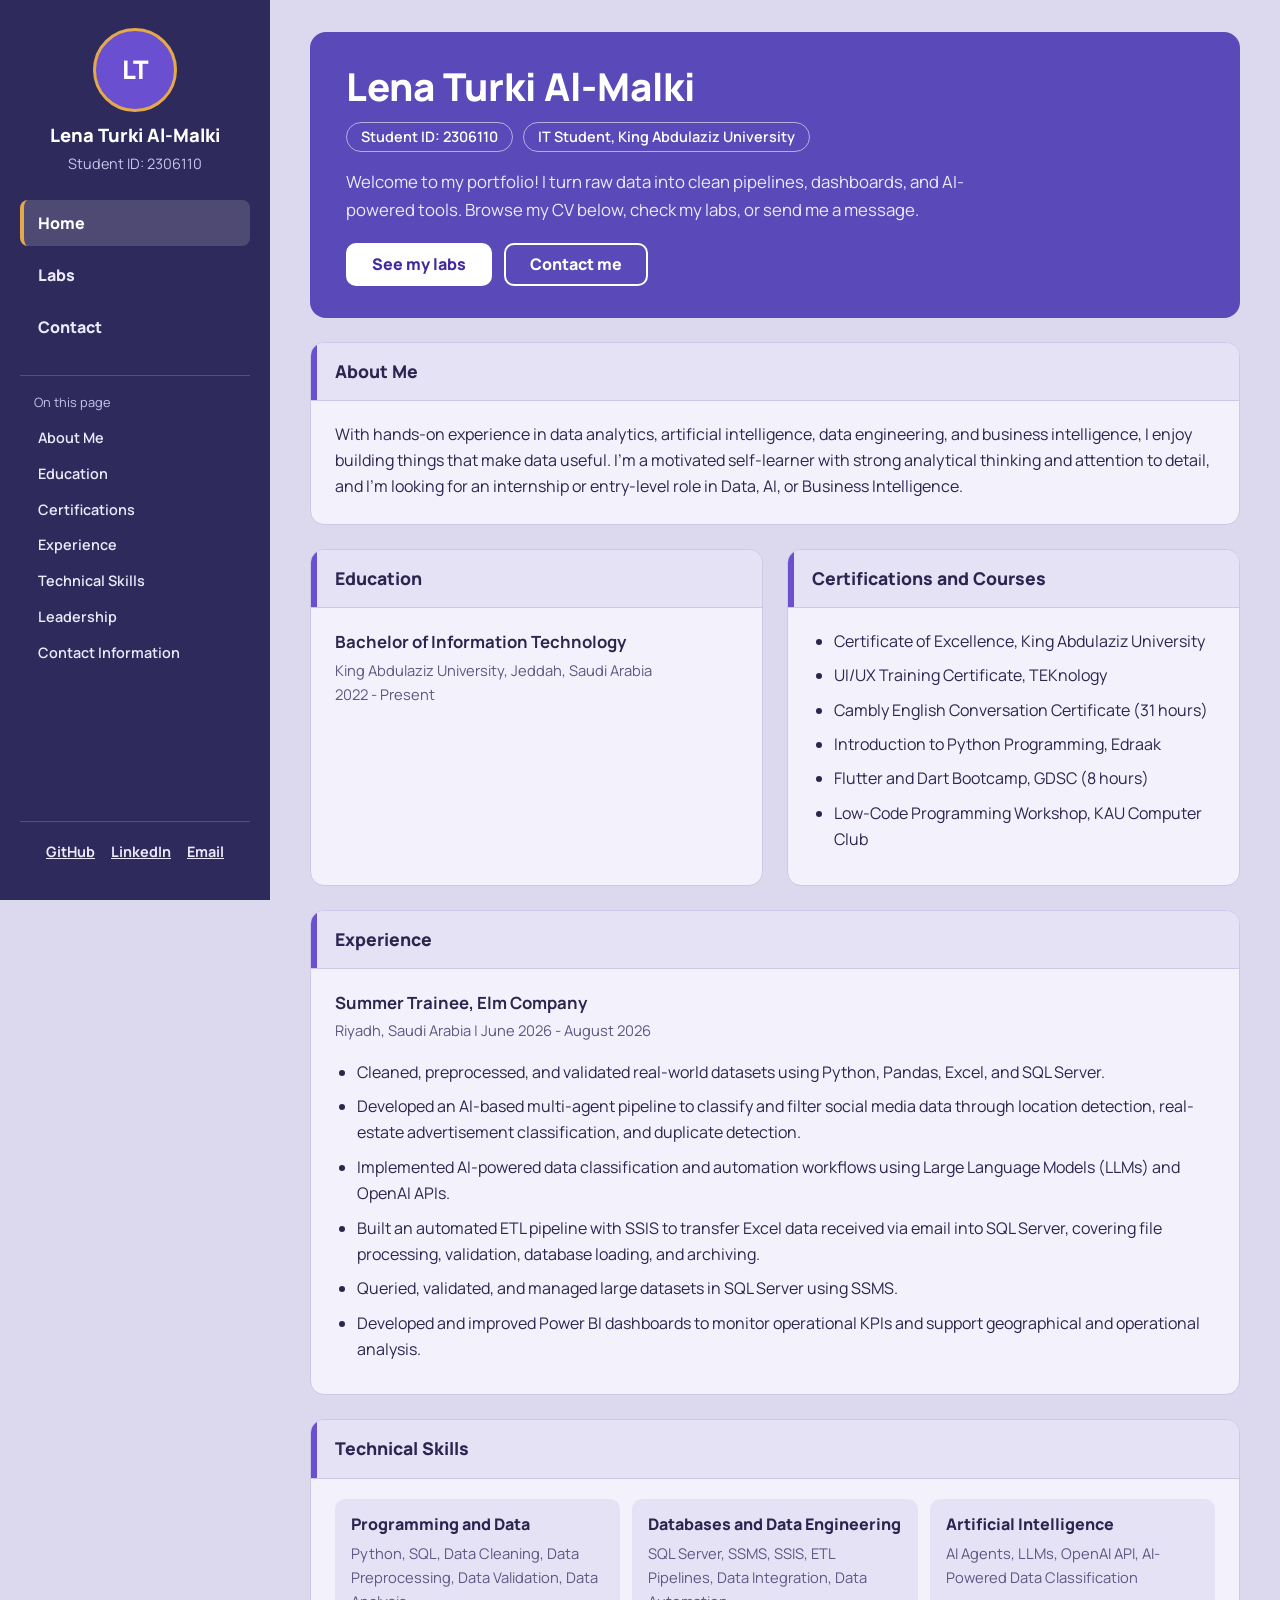
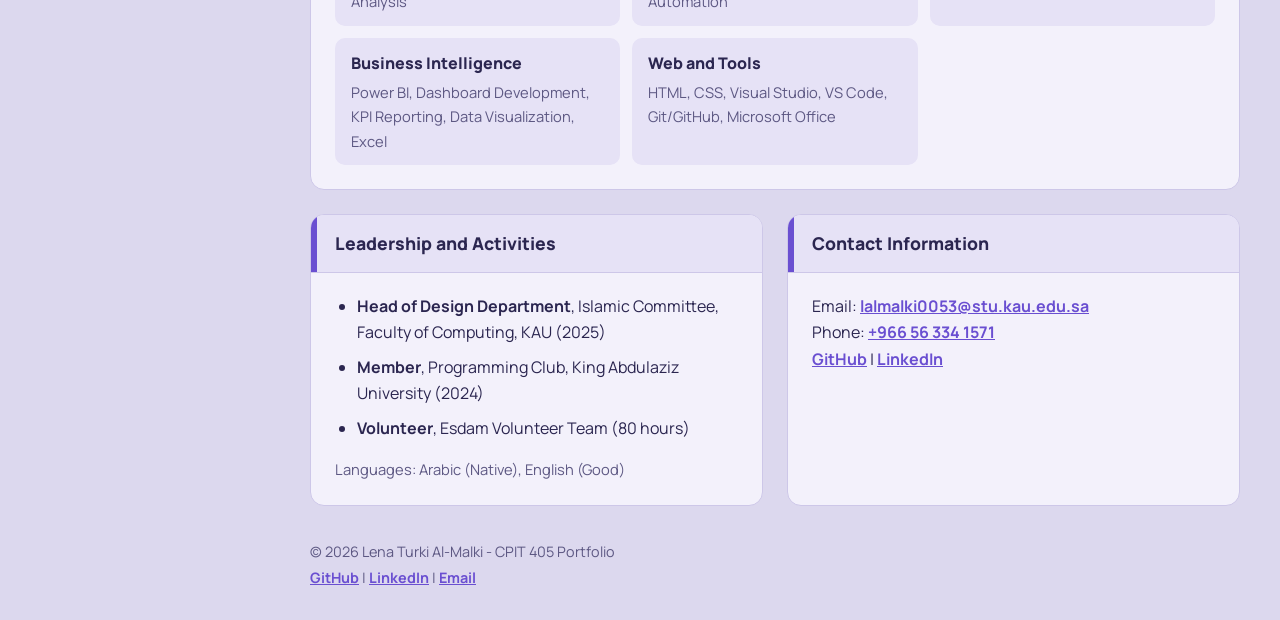
<file: index.html>
<!DOCTYPE html>
<html lang="en">
<head>
  <meta charset="utf-8" />
  <meta name="viewport" content="width=device-width, initial-scale=1" />
  <meta name="description" content="Portfolio of Lena Turki Al-Malki, IT student at King Abdulaziz University" />
  <title>Home - Lena Turki Al-Malki</title>
  <link rel="preconnect" href="https://fonts.googleapis.com">
  <link rel="preconnect" href="https://fonts.gstatic.com" crossorigin>
  <link rel="stylesheet" href="https://fonts.googleapis.com/css2?family=Manrope:wght@400;600;800&display=swap">
  <link rel="stylesheet" href="style.css">
</head>
<body>

  <header>
    <div class="profile">
      <div class="avatar" aria-hidden="true">LT</div>
      <p class="brand">Lena Turki Al-Malki</p>
      <p class="sid">Student ID: 2306110</p>
    </div>
    <nav aria-label="Main">
      <a href="index.html" aria-current="page">Home</a>
      <a href="labs.html">Labs</a>
      <a href="contact.html">Contact</a>
    </nav>
    <nav class="subnav" aria-label="On this page">
      <p>On this page</p>
      <a href="#about">About Me</a>
      <a href="#education">Education</a>
      <a href="#certifications">Certifications</a>
      <a href="#experience">Experience</a>
      <a href="#skills">Technical Skills</a>
      <a href="#leadership">Leadership</a>
      <a href="#contact-info">Contact Information</a>
    </nav>
    <ul class="side-links">
      <li><a href="https://github.com/ltmu4" target="_blank" rel="noopener">GitHub</a></li>
      <li><a href="https://www.linkedin.com/in/lena-almalki-314a983ba" target="_blank" rel="noopener">LinkedIn</a></li>
      <li><a href="mailto:lalmalki0053@stu.kau.edu.sa">Email</a></li>
    </ul>
  </header>

  <main>
    <section class="hero">
      <h1>Lena Turki Al-Malki</h1>
      <p class="tags">
        <span>Student ID: 2306110</span>
        <span>IT Student, King Abdulaziz University</span>
      </p>
      <p class="lead">Welcome to my portfolio! I turn raw data into clean pipelines, dashboards, and AI-powered tools. Browse my CV below, check my labs, or send me a message.</p>
      <p class="actions">
        <a class="btn" href="labs.html">See my labs</a>
        <a class="btn ghost" href="contact.html">Contact me</a>
      </p>
    </section>


    <div class="content">
      <section class="card wide" id="about">
        <h2>About Me</h2>
        <p>With hands-on experience in data analytics, artificial intelligence, data engineering, and business intelligence, I enjoy building things that make data useful. I'm a motivated self-learner with strong analytical thinking and attention to detail, and I'm looking for an internship or entry-level role in Data, AI, or Business Intelligence.</p>
      </section>

      <section class="card" id="education">
        <h2>Education</h2>
        <h3>Bachelor of Information Technology</h3>
        <p class="meta">King Abdulaziz University, Jeddah, Saudi Arabia<br>2022 - Present</p>
      </section>

      <section class="card" id="certifications">
        <h2>Certifications and Courses</h2>
        <ul>
          <li>Certificate of Excellence, King Abdulaziz University</li>
          <li>UI/UX Training Certificate, TEKnology</li>
          <li>Cambly English Conversation Certificate (31 hours)</li>
          <li>Introduction to Python Programming, Edraak</li>
          <li>Flutter and Dart Bootcamp, GDSC (8 hours)</li>
          <li>Low-Code Programming Workshop, KAU Computer Club</li>
        </ul>
      </section>

      <section class="card wide" id="experience">
        <h2>Experience</h2>
        <h3>Summer Trainee, Elm Company</h3>
        <p class="meta">Riyadh, Saudi Arabia | June 2026 - August 2026</p>
        <ul>
          <li>Cleaned, preprocessed, and validated real-world datasets using Python, Pandas, Excel, and SQL Server.</li>
          <li>Developed an AI-based multi-agent pipeline to classify and filter social media data through location detection, real-estate advertisement classification, and duplicate detection.</li>
          <li>Implemented AI-powered data classification and automation workflows using Large Language Models (LLMs) and OpenAI APIs.</li>
          <li>Built an automated ETL pipeline with SSIS to transfer Excel data received via email into SQL Server, covering file processing, validation, database loading, and archiving.</li>
          <li>Queried, validated, and managed large datasets in SQL Server using SSMS.</li>
          <li>Developed and improved Power BI dashboards to monitor operational KPIs and support geographical and operational analysis.</li>
        </ul>
      </section>

      <section class="card wide" id="skills">
        <h2>Technical Skills</h2>
        <dl class="skills">
          <div>
            <dt>Programming and Data</dt>
            <dd>Python, SQL, Data Cleaning, Data Preprocessing, Data Validation, Data Analysis</dd>
          </div>
          <div>
            <dt>Databases and Data Engineering</dt>
            <dd>SQL Server, SSMS, SSIS, ETL Pipelines, Data Integration, Data Automation</dd>
          </div>
          <div>
            <dt>Artificial Intelligence</dt>
            <dd>AI Agents, LLMs, OpenAI API, AI-Powered Data Classification</dd>
          </div>
          <div>
            <dt>Business Intelligence</dt>
            <dd>Power BI, Dashboard Development, KPI Reporting, Data Visualization, Excel</dd>
          </div>
          <div>
            <dt>Web and Tools</dt>
            <dd>HTML, CSS, Visual Studio, VS Code, Git/GitHub, Microsoft Office</dd>
          </div>
        </dl>
      </section>

      <section class="card" id="leadership">
        <h2>Leadership and Activities</h2>
        <ul>
          <li><strong>Head of Design Department</strong>, Islamic Committee, Faculty of Computing, KAU (2025)</li>
          <li><strong>Member</strong>, Programming Club, King Abdulaziz University (2024)</li>
          <li><strong>Volunteer</strong>, Esdam Volunteer Team (80 hours)</li>
        </ul>
        <p class="meta">Languages: Arabic (Native), English (Good)</p>
      </section>

      <section class="card" id="contact-info">
        <h2>Contact Information</h2>
        <p>
          Email: <a href="mailto:lalmalki0053@stu.kau.edu.sa">lalmalki0053@stu.kau.edu.sa</a><br>
          Phone: <a href="tel:+966563341571">+966 56 334 1571</a><br>
          <a href="https://github.com/ltmu4" target="_blank" rel="noopener">GitHub</a> |
          <a href="https://www.linkedin.com/in/lena-almalki-314a983ba" target="_blank" rel="noopener">LinkedIn</a>
        </p>
      </section>

    </div>
  </main>

  <footer>
    <p>&copy; 2026 Lena Turki Al-Malki - CPIT 405 Portfolio</p>
    <p>
      <a href="https://github.com/ltmu4" target="_blank" rel="noopener">GitHub</a> |
      <a href="https://www.linkedin.com/in/lena-almalki-314a983ba" target="_blank" rel="noopener">LinkedIn</a> |
      <a href="mailto:lalmalki0053@stu.kau.edu.sa">Email</a>
    </p>
  </footer>

</body>
</html>
</file>
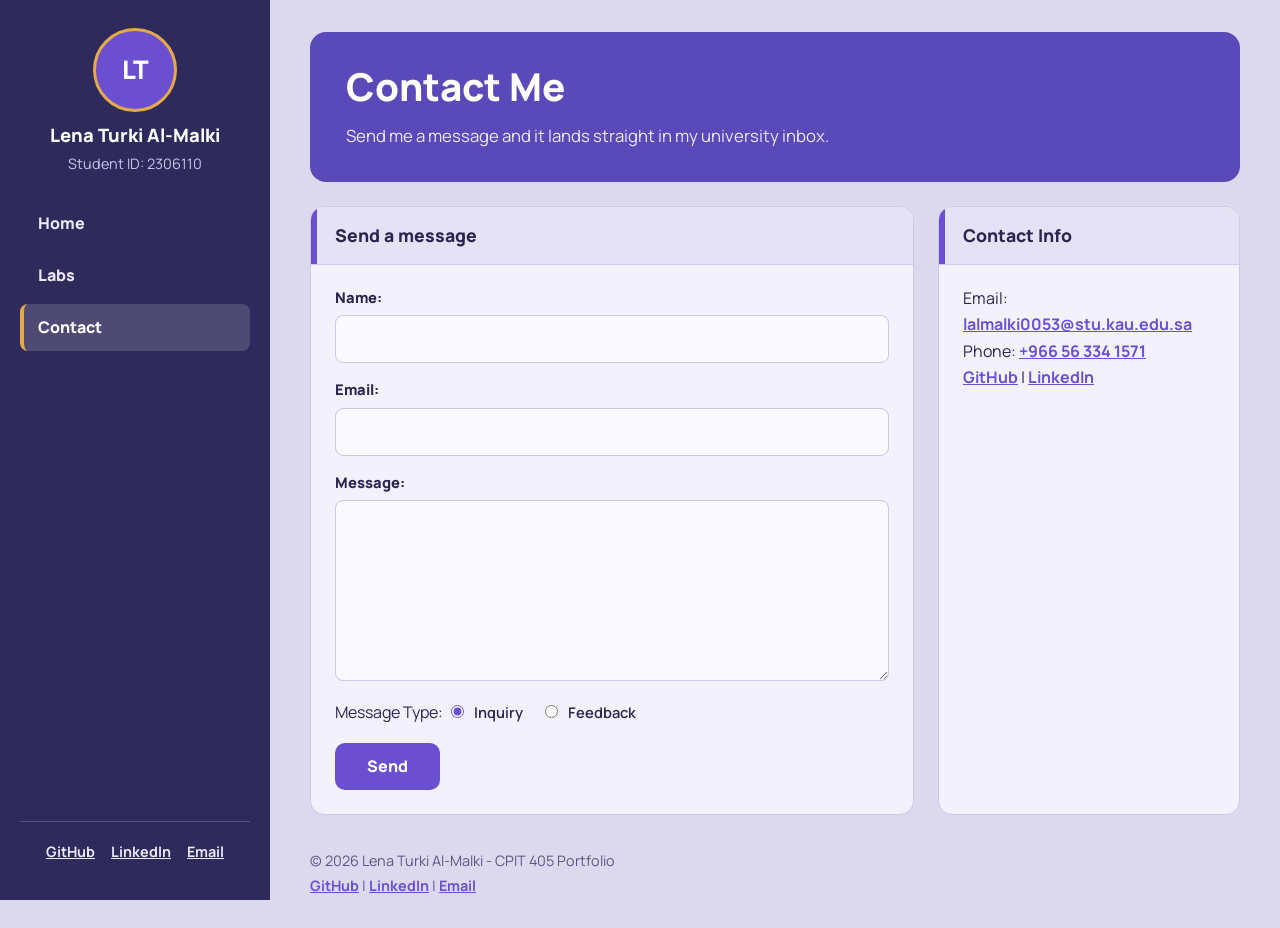
<file: contact.html>
<!DOCTYPE html>
<html lang="en">
<head>
  <meta charset="utf-8" />
  <meta name="viewport" content="width=device-width, initial-scale=1" />
  <meta name="description" content="Portfolio of Lena Turki Al-Malki, IT student at King Abdulaziz University" />
  <title>Contact - Lena Turki Al-Malki</title>
  <link rel="preconnect" href="https://fonts.googleapis.com">
  <link rel="preconnect" href="https://fonts.gstatic.com" crossorigin>
  <link rel="stylesheet" href="https://fonts.googleapis.com/css2?family=Manrope:wght@400;600;800&display=swap">
  <link rel="stylesheet" href="style.css">
</head>
<body>

  <header>
    <div class="profile">
      <div class="avatar" aria-hidden="true">LT</div>
      <p class="brand">Lena Turki Al-Malki</p>
      <p class="sid">Student ID: 2306110</p>
    </div>
    <nav aria-label="Main">
      <a href="index.html">Home</a>
      <a href="labs.html">Labs</a>
      <a href="contact.html" aria-current="page">Contact</a>
    </nav>
    <ul class="side-links">
      <li><a href="https://github.com/ltmu4" target="_blank" rel="noopener">GitHub</a></li>
      <li><a href="https://www.linkedin.com/in/lena-almalki-314a983ba" target="_blank" rel="noopener">LinkedIn</a></li>
      <li><a href="mailto:lalmalki0053@stu.kau.edu.sa">Email</a></li>
    </ul>
  </header>

  <main>
    <section class="hero">
      <h1>Contact Me</h1>
      <p class="lead">Send me a message and it lands straight in my university inbox.</p>
    </section>

    <div class="content split">
      <section class="card" id="send-message">
        <h2>Send a message</h2>
        <form action="https://formsubmit.co/lalmalki0053@stu.kau.edu.sa" method="post">
          <input type="hidden" name="_subject" value="New message from my CPIT-405 portfolio">
          <input type="hidden" name="_next" value="https://ltmu4.github.io/CPIT405-assignment1/">

          <label for="name">Name:</label>
          <input type="text" name="name" id="name" required />

          <label for="email">Email:</label>
          <input type="email" name="email" id="email" required />

          <label for="message">Message:</label>
          <textarea name="message" id="message" rows="6" required></textarea>

          <p class="radios">
            Message Type:
            <input type="radio" name="type" id="inquiry" value="Inquiry" checked>
            <label class="inline" for="inquiry">Inquiry</label>
            <input type="radio" name="type" id="feedback" value="Feedback">
            <label class="inline" for="feedback">Feedback</label>
          </p>

          <button type="submit">Send</button>
        </form>
      </section>

      <section class="card" id="find-me">
        <h2>Contact Info</h2>
        <p>
          Email: <a href="mailto:lalmalki0053@stu.kau.edu.sa">lalmalki0053@stu.kau.edu.sa</a><br>
          Phone: <a href="tel:+966563341571">+966 56 334 1571</a><br>
          <a href="https://github.com/ltmu4" target="_blank" rel="noopener">GitHub</a> |
          <a href="https://www.linkedin.com/in/lena-almalki-314a983ba" target="_blank" rel="noopener">LinkedIn</a>
        </p>
      </section>

    </div>
  </main>

  <footer>
    <p>&copy; 2026 Lena Turki Al-Malki - CPIT 405 Portfolio</p>
    <p>
      <a href="https://github.com/ltmu4" target="_blank" rel="noopener">GitHub</a> |
      <a href="https://www.linkedin.com/in/lena-almalki-314a983ba" target="_blank" rel="noopener">LinkedIn</a> |
      <a href="mailto:lalmalki0053@stu.kau.edu.sa">Email</a>
    </p>
  </footer>

</body>
</html>
</file>
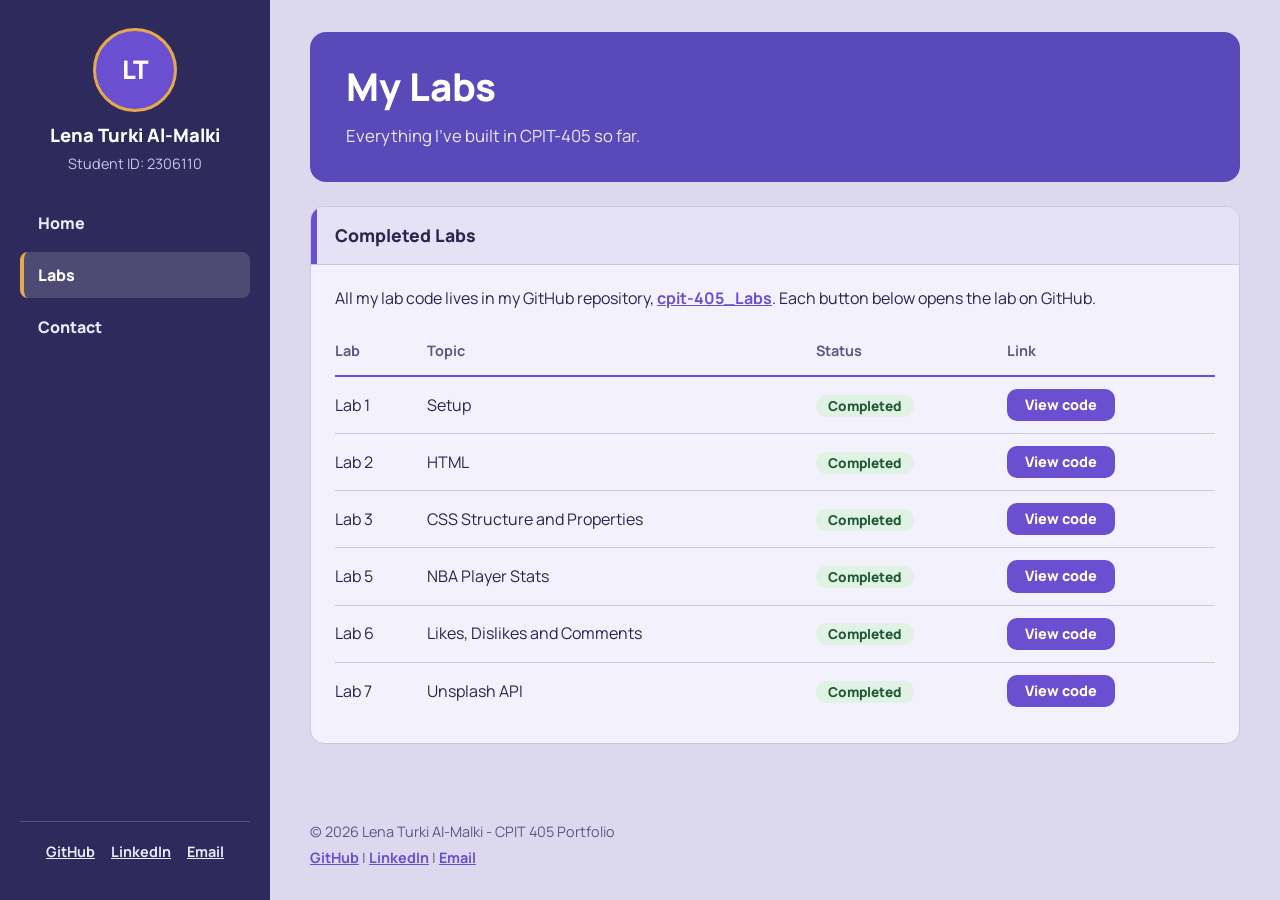
<file: labs.html>
<!DOCTYPE html>
<html lang="en">
<head>
  <meta charset="utf-8" />
  <meta name="viewport" content="width=device-width, initial-scale=1" />
  <meta name="description" content="Portfolio of Lena Turki Al-Malki, IT student at King Abdulaziz University" />
  <title>Labs - Lena Turki Al-Malki</title>
  <link rel="preconnect" href="https://fonts.googleapis.com">
  <link rel="preconnect" href="https://fonts.gstatic.com" crossorigin>
  <link rel="stylesheet" href="https://fonts.googleapis.com/css2?family=Manrope:wght@400;600;800&display=swap">
  <link rel="stylesheet" href="style.css">
</head>
<body>

  <header>
    <div class="profile">
      <div class="avatar" aria-hidden="true">LT</div>
      <p class="brand">Lena Turki Al-Malki</p>
      <p class="sid">Student ID: 2306110</p>
    </div>
    <nav aria-label="Main">
      <a href="index.html">Home</a>
      <a href="labs.html" aria-current="page">Labs</a>
      <a href="contact.html">Contact</a>
    </nav>
    <ul class="side-links">
      <li><a href="https://github.com/ltmu4" target="_blank" rel="noopener">GitHub</a></li>
      <li><a href="https://www.linkedin.com/in/lena-almalki-314a983ba" target="_blank" rel="noopener">LinkedIn</a></li>
      <li><a href="mailto:lalmalki0053@stu.kau.edu.sa">Email</a></li>
    </ul>
  </header>

  <main>
    <section class="hero">
      <h1>My Labs</h1>
      <p class="lead">Everything I've built in CPIT-405 so far.</p>
    </section>

    <div class="content">
      <section class="card wide" id="labs">
        <h2>Completed Labs</h2>
        <p>All my lab code lives in my GitHub repository, <a href="https://github.com/ltmu4/cpit-405_Labs" target="_blank" rel="noopener">cpit-405_Labs</a>. Each button below opens the lab on GitHub.</p>
        <div class="table-wrap">
          <table>
            <tr>
              <th scope="col">Lab</th>
              <th scope="col">Topic</th>
              <th scope="col">Status</th>
              <th scope="col">Link</th>
            </tr>
            <tr>
              <td>Lab 1</td>
              <td>Setup</td>
              <td><span class="chip">Completed</span></td>
              <td><a class="btn small" href="https://github.com/ltmu4/cpit-405_Labs/blob/main/Labs/Lab1.html" target="_blank" rel="noopener">View code</a></td>
            </tr>
            <tr>
              <td>Lab 2</td>
              <td>HTML</td>
              <td><span class="chip">Completed</span></td>
              <td><a class="btn small" href="https://github.com/ltmu4/cpit-405_Labs/blob/main/Labs/Lab2.html" target="_blank" rel="noopener">View code</a></td>
            </tr>
            <tr>
              <td>Lab 3</td>
              <td>CSS Structure and Properties</td>
              <td><span class="chip">Completed</span></td>
              <td><a class="btn small" href="https://github.com/ltmu4/cpit-405_Labs/blob/main/Labs/Lab3.html" target="_blank" rel="noopener">View code</a></td>
            </tr>
            <tr>
              <td>Lab 5</td>
              <td>NBA Player Stats</td>
              <td><span class="chip">Completed</span></td>
              <td><a class="btn small" href="https://github.com/ltmu4/cpit-405_Labs/blob/main/Labs/Lab5.html" target="_blank" rel="noopener">View code</a></td>
            </tr>
            <tr>
              <td>Lab 6</td>
              <td>Likes, Dislikes and Comments</td>
              <td><span class="chip">Completed</span></td>
              <td><a class="btn small" href="https://github.com/ltmu4/cpit-405_Labs/blob/main/Labs/Lab6.html" target="_blank" rel="noopener">View code</a></td>
            </tr>
            <tr>
              <td>Lab 7</td>
              <td>Unsplash API</td>
              <td><span class="chip">Completed</span></td>
              <td><a class="btn small" href="https://github.com/ltmu4/cpit-405_Labs/blob/main/Labs/Lab7.html" target="_blank" rel="noopener">View code</a></td>
            </tr>
          </table>
        </div>
      </section>

    </div>
  </main>

  <footer>
    <p>&copy; 2026 Lena Turki Al-Malki - CPIT 405 Portfolio</p>
    <p>
      <a href="https://github.com/ltmu4" target="_blank" rel="noopener">GitHub</a> |
      <a href="https://www.linkedin.com/in/lena-almalki-314a983ba" target="_blank" rel="noopener">LinkedIn</a> |
      <a href="mailto:lalmalki0053@stu.kau.edu.sa">Email</a>
    </p>
  </footer>

</body>
</html>
</file>
<file: style.css>
/* ===== Colors: balanced mid-tones (not too light, not too dark) ===== */
:root {
  --bg: #dcd8ee;
  --panel: #f3f1fb;
  --panel-2: #e6e2f6;
  --line: #cdc7e8;
  --ink: #2b2650;
  --muted: #5d5883;
  --accent: #6a4fd1;
  --accent-dark: #43299f;
  --hero: #5a49b8;
  --side: #2f2a5c;
  --amber: #e3a94b;
}

* { box-sizing: border-box; }

body {
  margin: 0;
  min-height: 100vh;
  display: grid;
  grid-template-columns: 270px 1fr;
  grid-template-rows: 1fr auto;
  font-family: "Manrope", Arial, sans-serif;
  line-height: 1.65;
  color: var(--ink);
  background-color: var(--bg);
}

/* ===== Sidebar ===== */
header {
  grid-row: 1 / span 2;
  position: sticky;
  top: 0;
  height: 100vh;
  overflow-y: auto;
  padding: 28px 20px;
  display: flex;
  flex-direction: column;
  gap: 24px;
  color: #ece9fb;
  background-color: var(--side);
}

.profile { text-align: center; }

.avatar {
  width: 84px;
  height: 84px;
  margin: 0 auto 12px;
  display: flex;
  align-items: center;
  justify-content: center;
  border: 3px solid var(--amber);
  border-radius: 50%;
  background-color: var(--accent);
  color: #ffffff;
  font-size: 1.6rem;
  font-weight: 800;
}

.brand { margin: 0; font-size: 1.15rem; font-weight: 800; color: #ffffff; line-height: 1.3; }
.sid { margin: 4px 0 0; font-size: 0.9rem; color: #c9c3ec; }

header nav { display: flex; flex-direction: column; gap: 6px; }

header nav a {
  padding: 10px 14px;
  border-left: 4px solid transparent;
  border-radius: 8px;
  color: #ece9fb;
  font-weight: 800;
  text-decoration: none;
  transition: background-color 0.2s;
}

header nav a:hover { background-color: rgba(255, 255, 255, 0.1); color: #ffffff; text-decoration: none; }
header nav a[aria-current="page"] { border-left-color: var(--amber); background-color: rgba(255, 255, 255, 0.15); color: #ffffff; }

header nav.subnav { gap: 2px; padding-top: 16px; border-top: 1px solid rgba(255, 255, 255, 0.18); }
.subnav p { margin: 0 0 6px 14px; font-size: 0.8rem; color: #c9c3ec; }
.subnav a { padding: 5px 14px; font-size: 0.9rem; font-weight: 600; }

.side-links { margin: auto 0 0; padding: 16px 0 0; list-style: none; display: flex; justify-content: center; gap: 16px; border-top: 1px solid rgba(255, 255, 255, 0.18); }
.side-links a { color: #ece9fb; font-size: 0.9rem; }
.side-links a:hover { color: var(--amber); }

/* ===== Main area ===== */
main { padding: 32px 40px 24px; min-width: 0; }

.hero {
  margin-bottom: 24px;
  padding: 32px 36px;
  border-radius: 16px;
  background-color: var(--hero);
  color: #ffffff;
}

.hero h1 { margin: 0 0 12px; font-size: 2.4rem; font-weight: 800; line-height: 1.2; }
.tags { display: flex; flex-wrap: wrap; gap: 10px; margin: 0 0 16px; }
.tags span { padding: 2px 14px; border: 1px solid rgba(255, 255, 255, 0.55); border-radius: 999px; font-size: 0.9rem; font-weight: 600; }
.lead { max-width: 62ch; margin: 0 0 20px; color: #ece9fb; font-size: 1.05rem; }
.hero .lead:last-child { margin-bottom: 0; }
.actions { display: flex; flex-wrap: wrap; gap: 12px; margin: 0; }

/* ===== Section cards ===== */
.content { display: grid; grid-template-columns: repeat(2, minmax(0, 1fr)); gap: 24px; }
.content.split { grid-template-columns: 2fr 1fr; }
.wide { grid-column: 1 / -1; }

.card {
  overflow: hidden;
  padding-bottom: 24px;
  border: 1px solid var(--line);
  border-radius: 14px;
  background-color: var(--panel);
  transition: border-color 0.2s;
}

.card:hover { border-color: var(--accent); }
section[id] { scroll-margin-top: 24px; }

.card h2 {
  margin: 0 0 20px;
  padding: 14px 24px;
  border-bottom: 1px solid var(--line);
  box-shadow: inset 6px 0 0 var(--accent);
  background-color: var(--panel-2);
  font-size: 1.1rem;
  font-weight: 800;
}

.card > :not(h2) { margin-left: 24px; margin-right: 24px; }
.card > :last-child { margin-bottom: 0; }
h3 { margin: 0; font-size: 1.05rem; }
p { margin-top: 0; margin-bottom: 16px; }
.meta { margin-top: 2px; color: var(--muted); font-size: 0.92rem; }
ul { margin-top: 0; margin-bottom: 16px; padding-left: 22px; }
li { margin-bottom: 8px; }

dl.skills { display: grid; grid-template-columns: repeat(auto-fit, minmax(240px, 1fr)); gap: 12px; margin-bottom: 0; }
dl.skills div { padding: 12px 16px; border-radius: 10px; background-color: var(--panel-2); }
dl.skills dt { font-weight: 800; }
dl.skills dd { margin: 4px 0 0; color: var(--muted); font-size: 0.92rem; }

/* ===== Links and buttons ===== */
a { color: var(--accent); font-weight: 700; }
a:hover { color: var(--accent-dark); text-decoration: underline; }
a:focus-visible, button:focus-visible, input:focus-visible, textarea:focus-visible { outline: 3px solid var(--amber); outline-offset: 2px; }

.btn {
  display: inline-block;
  padding: 8px 24px;
  border: 2px solid var(--accent);
  border-radius: 10px;
  background-color: var(--accent);
  color: #ffffff;
  font-weight: 800;
  line-height: 1.4;
  text-decoration: none;
  transition: background-color 0.2s, transform 0.2s;
}

.btn:hover { background-color: var(--accent-dark); border-color: var(--accent-dark); color: #ffffff; text-decoration: none; transform: translateY(-2px); }
.btn.small { padding: 4px 16px; font-size: 0.9rem; }

.hero .btn { border-color: #ffffff; background-color: #ffffff; color: var(--accent-dark); }
.hero .btn:hover { border-color: #ece9fb; background-color: #ece9fb; color: var(--accent-dark); }
.hero .btn.ghost { background-color: transparent; color: #ffffff; }
.hero .btn.ghost:hover { background-color: rgba(255, 255, 255, 0.18); color: #ffffff; }

/* ===== Labs table ===== */
.table-wrap { overflow-x: auto; }
table { width: 100%; border-collapse: collapse; }
th, td { padding: 12px 16px 12px 0; text-align: left; vertical-align: middle; border-bottom: 1px solid var(--line); }
th { color: var(--muted); font-size: 0.9rem; border-bottom: 2px solid var(--accent); }
tr:last-child td { border-bottom: none; }
tr:hover td { background-color: var(--panel-2); }
.chip { padding: 2px 12px; border-radius: 999px; background-color: #dff2e4; color: #1f5a33; font-size: 0.85rem; font-weight: 800; }

/* ===== Contact form ===== */
label { display: block; margin-top: 14px; font-size: 0.92rem; font-weight: 800; }
label.inline { display: inline; margin: 0 14px 0 4px; font-weight: 600; }
input[type="radio"] { accent-color: var(--accent); }
.radios { margin: 18px 0 0; }

input[type="text"], input[type="email"], textarea {
  display: block;
  width: 100%;
  margin-top: 6px;
  padding: 10px 12px;
  font: inherit;
  color: var(--ink);
  background-color: #faf9ff;
  border: 1px solid var(--line);
  border-radius: 8px;
}

input[type="text"]:focus, input[type="email"]:focus, textarea:focus { border-color: var(--accent); }

button {
  margin-top: 18px;
  padding: 10px 32px;
  font: inherit;
  font-weight: 800;
  color: #ffffff;
  background-color: var(--accent);
  border: none;
  border-radius: 10px;
  cursor: pointer;
  transition: background-color 0.2s, transform 0.2s;
}

button:hover { background-color: var(--accent-dark); transform: translateY(-2px); }

/* ===== Footer ===== */
footer { padding: 8px 40px 28px; color: var(--muted); font-size: 0.9rem; }
footer p { margin: 2px 0; }

/* ===== Smaller screens ===== */
@media (max-width: 1100px) {
  .content, .content.split { grid-template-columns: 1fr; }
}

@media (max-width: 860px) {
  body { display: block; }
  header { position: static; height: auto; padding: 16px 20px; gap: 12px; }
  .profile { display: flex; align-items: center; gap: 12px; text-align: left; }
  .avatar { width: 48px; height: 48px; margin: 0; font-size: 1.1rem; }
  header nav { flex-direction: row; flex-wrap: wrap; }
  header nav.subnav, .side-links { display: none; }
  main { padding: 20px 16px 16px; }
  .hero { padding: 24px 20px; }
  .hero h1 { font-size: 1.9rem; }
  footer { padding: 8px 16px 24px; }
  th, td { font-size: 0.88rem; padding-right: 10px; }
  td:first-child, .btn.small { white-space: nowrap; }
}
</file>
